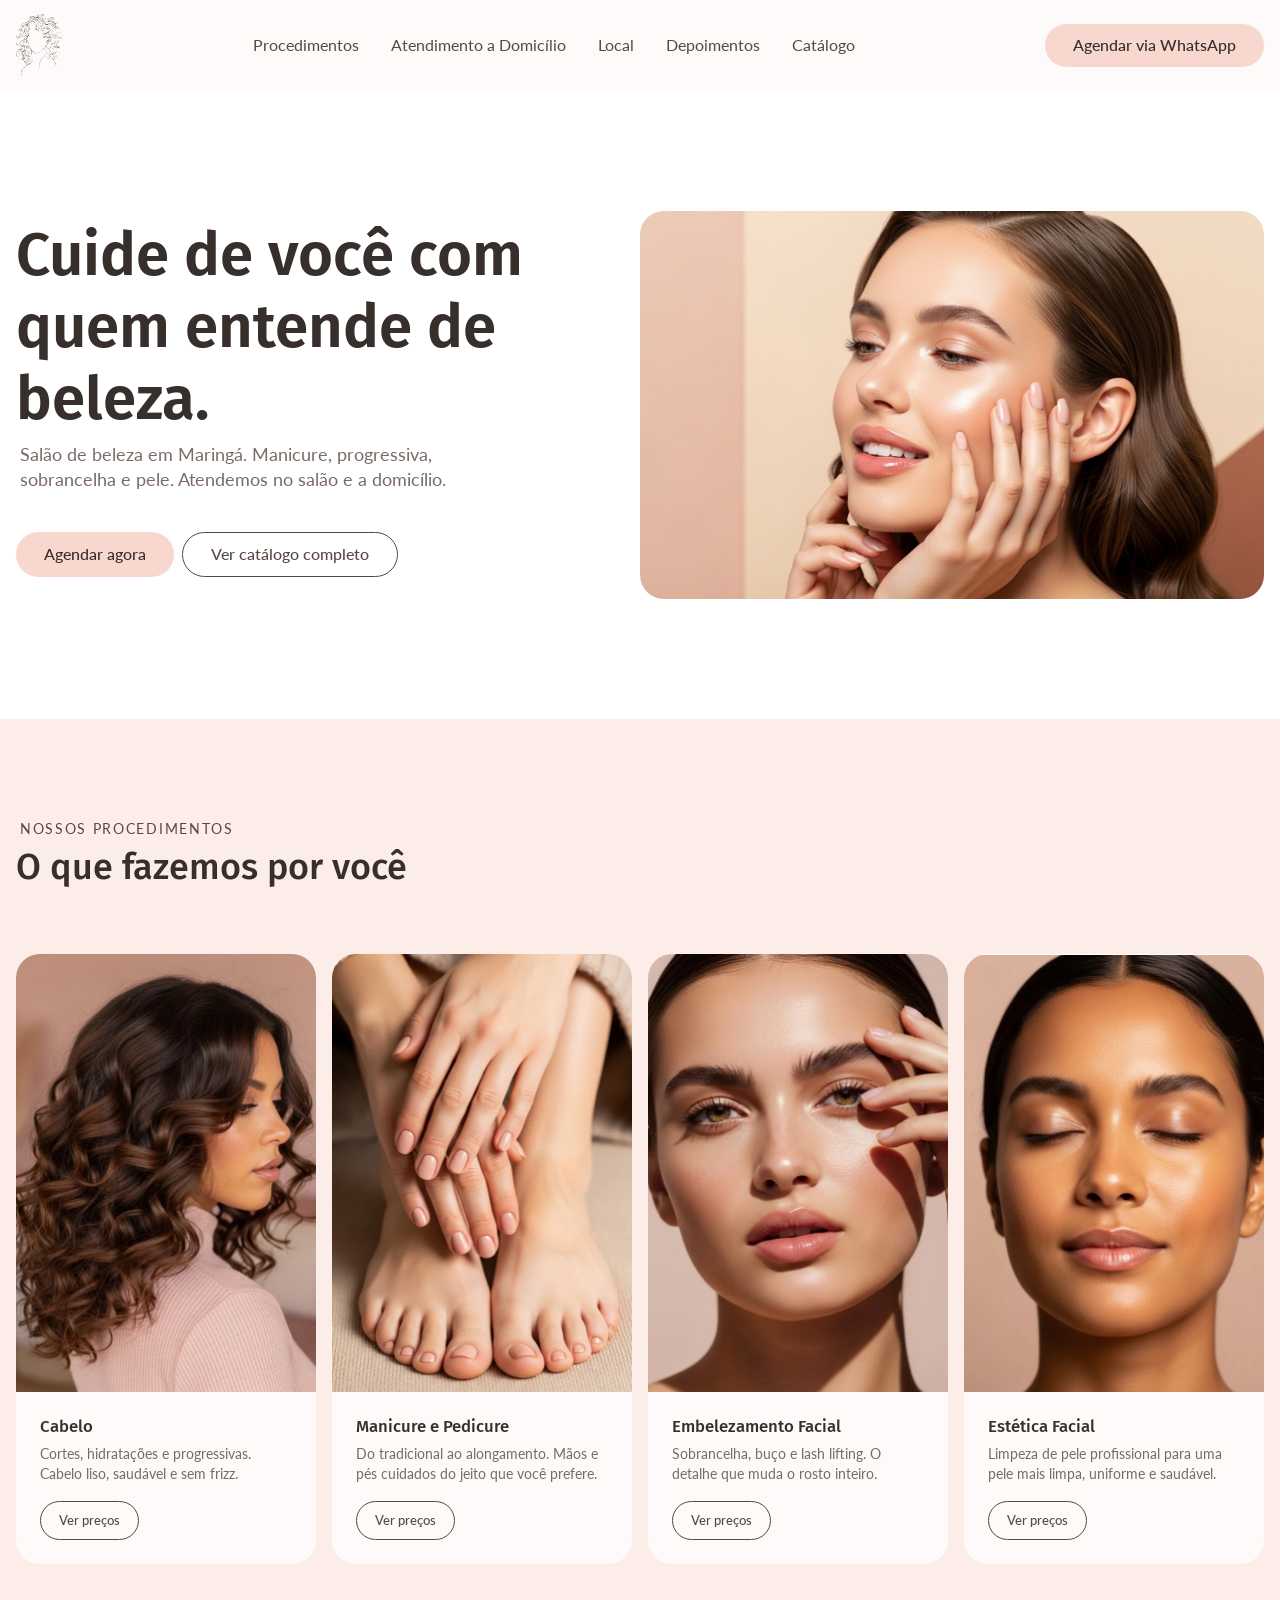
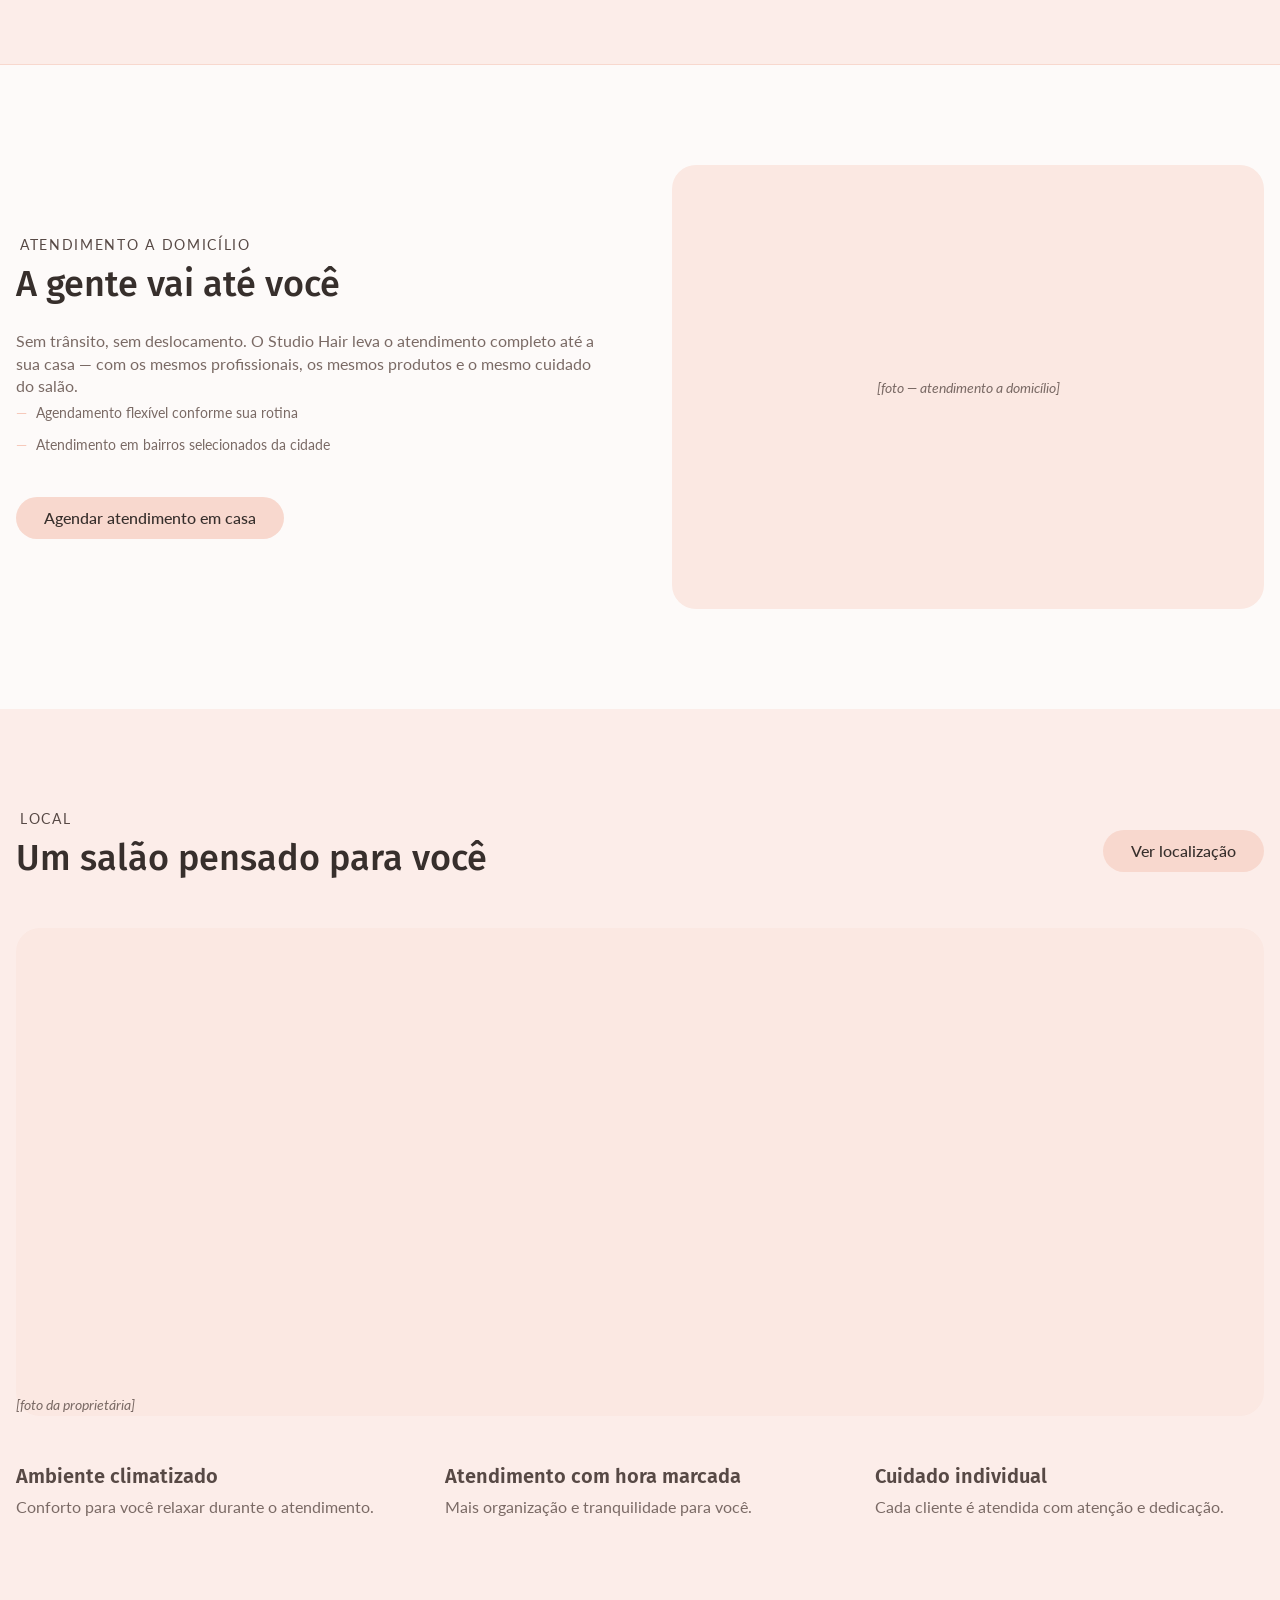
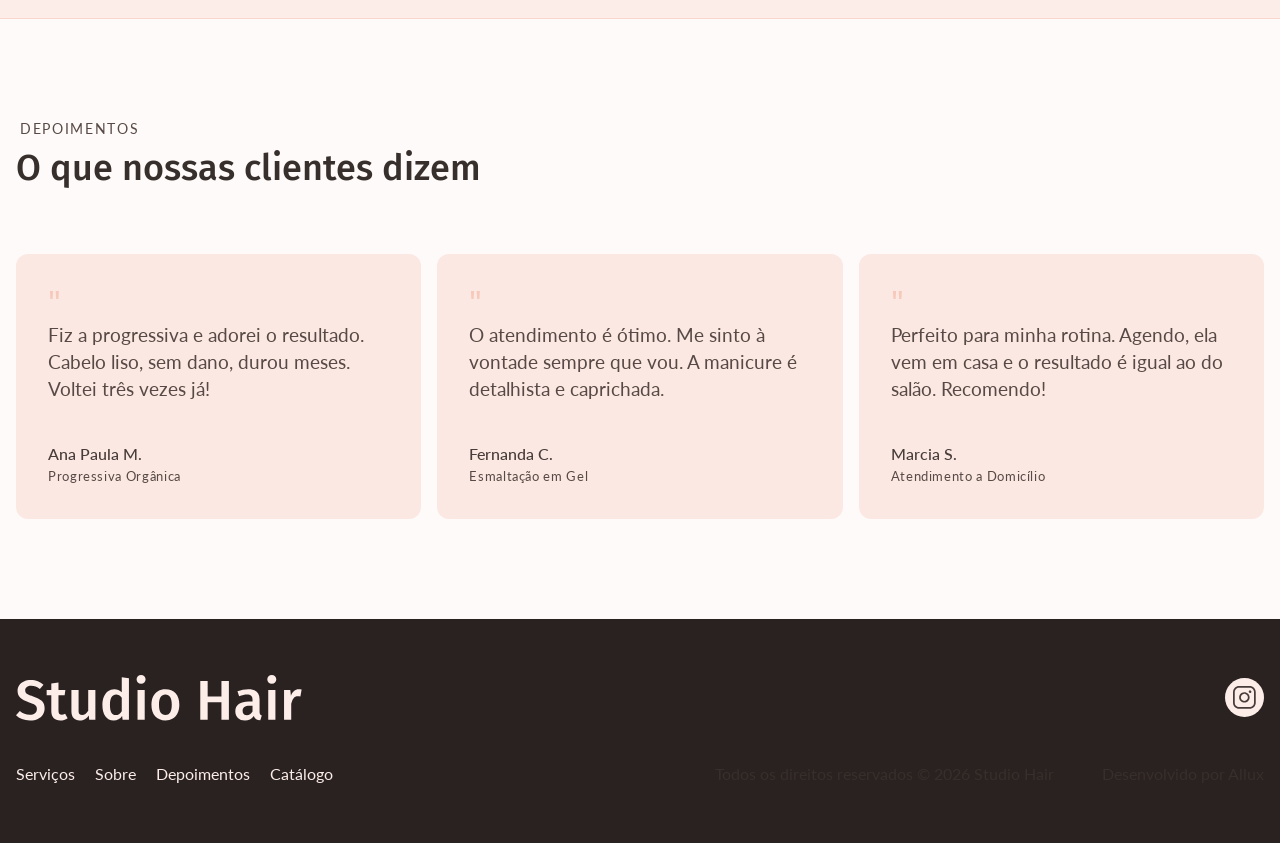
<file: index.html>
<!DOCTYPE html>
<html lang="pt-BR">

<head>
  <meta charset="UTF-8">
  <meta name="viewport" content="width=device-width, initial-scale=1.0">
  <title>Studio Hair — Salão de Beleza em Maringá</title>

  <!-- Meta description corrigida (removido "sobrancelha" duplicado) -->
  <meta name="description" content="Salão de beleza em Maringá. Manicure, progressiva, sobrancelha e pele. Atendimento no salão e a domicílio. Preços transparentes, profissionais de confiança.">

  <!-- Canonical -->
  <link rel="canonical" href="https://zambianchi-dev.github.io/Studio-Hair/index.html">

  <!-- Favicon -->
  <link rel="icon" href="./assets/svg/logo.svg" type="image/svg+xml">

  <!-- Open Graph -->
  <meta property="og:title" content="Studio Hair — Salão de Beleza em Maringá">
  <meta property="og:description" content="Manicure, progressiva, sobrancelha e pele. Atendimento no salão e a domicílio em Maringá.">
  <meta property="og:image" content="https://zambianchi-dev.github.io/Studio-Hair/assets/img/hero-woman.jpg">
  <meta property="og:url" content="https://zambianchi-dev.github.io/Studio-Hair/">
  <meta property="og:type" content="website">
  <meta property="og:locale" content="pt_BR">

  <!-- JSON-LD LocalBusiness -->
  <script type="application/ld+json">
  {
    "@context": "https://schema.org",
    "@type": "BeautySalon",
    "name": "Studio Hair",
    "description": "Salão de beleza em Maringá. Manicure, progressiva, sobrancelha e pele. Atendimento no salão e a domicílio.",
    "url": "https://zambianchi-dev.github.io/Studio-Hair/",
    "telephone": "+55[NUMERO_WHATSAPP]",
    "address": {
      "@type": "PostalAddress",
      "addressLocality": "Maringá",
      "addressRegion": "PR",
      "addressCountry": "BR"
    },
    "sameAs": [
      "https://www.instagram.com/valdineiagoncalves777/"
    ],
    "priceRange": "R$35 – R$300"
  }
  </script>

  <link rel="stylesheet" href="css/style.css">
</head>

<body>

  <!-- ===================== HEADER ===================== -->
  <header>
    <div class="container nav-inner">
      <a href="index.html" class="nav-logo"><img src="./assets/svg/logo.svg" alt="Studio Hair — Salão de Beleza"></a>
      <nav aria-label="Menu principal">
        <ul class="nav-links">
          <li><a href="#procedimentos">Procedimentos</a></li>
          <li><a href="#domicilio">Atendimento a Domicílio</a></li>
          <li><a href="#local">Local</a></li>
          <li><a href="#depoimentos">Depoimentos</a></li>
          <li><a href="catalogo.html">Catálogo</a></li>
        </ul>
      </nav>
      <a href="https://wa.me/[NUMERO_WHATSAPP]" class="btn btn-primary nav-cta" target="_blank" rel="noopener">
        Agendar via WhatsApp
      </a>
      <div class="hamburger" id="hamburger" aria-label="Abrir menu" role="button" aria-expanded="false">
        <span class="line-1"></span>
        <span class="line-2"></span>
      </div>
    </div>
  </header>

  <div class="mobile-overlay" id="mobileMenu" aria-hidden="true">
    <div class="mobile-overlay__content">
      <h4>Menu</h4>
      <nav class="mobile-overlay__nav" aria-label="Menu mobile">
        <ul class="mobile-overlay__list">
          <li class="mobile-overlay__itens">
            <a class="mobile-overlay__link" href="#procedimentos">Procedimentos</a>
          </li>
          <li class="mobile-overlay__itens"><a href="#domicilio">Atendimento a Domicílio</a></li>
          <li class="mobile-overlay__itens"><a href="#local">Local</a></li>
          <li class="mobile-overlay__itens"><a href="#depoimentos">Depoimentos</a></li>
          <li class="mobile-overlay__itens"><a href="catalogo.html">Catálogo</a></li>
        </ul>
      </nav>
      <a href="https://www.instagram.com/valdineiagoncalves777/" class="social-icon" target="_blank" rel="noopener" aria-label="Instagram do Studio Hair">
        <img src="./assets/svg/InstagramLogo.svg" alt="Instagram">
      </a>
    </div>
  </div>

  <main>

    <!-- ===================== HERO ===================== -->
    <section id="inicio" class="hero">
      <div class="container hero-container">
        <div class="hero-inner">
          <p class="section-label"></p>
          <h1>Cuide de você com quem entende de beleza.</h1>
          <p class="hero-sub">
            Salão de beleza em Maringá. Manicure, progressiva, sobrancelha e pele. Atendemos no salão e a domicílio.
          </p>
          <div class="hero-actions">
            <a href="https://wa.me/[NUMERO_WHATSAPP]" class="btn btn-primary" target="_blank" rel="noopener">
              Agendar agora
            </a>
            <a href="catalogo.html" class="btn btn-outline">
              Ver catálogo completo
            </a>
          </div>
        </div>
        <div class="img-hero">
          <img src="./assets/img/hero-woman.jpg" alt="Mulher com cabelo liso e bem cuidado — Studio Hair Maringá">
        </div>
      </div>
    </section>

    <!-- ===================== SERVIÇOS ===================== -->
    <section id="procedimentos" class="section-services">
      <div class="container">
        <div class="section-header">
          <p class="section-label">Nossos Procedimentos</p>
          <h2>O que fazemos por você</h2>
        </div>
        <div class="services-grid">

          <div class="service-card">
            <div><img src="./assets/img/cabelo.webp" alt="Procedimento de cabelo — progressiva e hidratação no Studio Hair"></div>
            <div class="service-card__text">
              <h3>Cabelo</h3>
              <p>Cortes, hidratações e progressivas. Cabelo liso, saudável e sem frizz.</p>
              <a class="btn btn-outline" href="catalogo.html#Cabelo">Ver preços</a>
            </div>
          </div>

          <div class="service-card">
            <div><img src="./assets/img/manicure.webp" alt="Manicure e pedicure — esmaltação em gel e alongamento no Studio Hair"></div>
            <div class="service-card__text">
              <h3>Manicure e Pedicure</h3>
              <p>Do tradicional ao alongamento. Mãos e pés cuidados do jeito que você prefere.</p>
              <a class="btn btn-outline" href="catalogo.html#ManicurePedicure">Ver preços</a>
            </div>
          </div>

          <div class="service-card">
            <div><img src="./assets/img/embelezamento.webp" alt="Embelezamento facial — design de sobrancelha e lash lifting no Studio Hair"></div>
            <div class="service-card__text">
              <h3>Embelezamento Facial</h3>
              <p>Sobrancelha, buço e lash lifting. O detalhe que muda o rosto inteiro.</p>
              <a class="btn btn-outline" href="catalogo.html#EmbelezamentoFacial">Ver preços</a>
            </div>
          </div>

          <div class="service-card">
            <div><img src="./assets/img/estetica.webp" alt="Estética facial — limpeza de pele profissional no Studio Hair Maringá"></div>
            <div class="service-card__text">
              <h3>Estética Facial</h3>
              <p>Limpeza de pele profissional para uma pele mais limpa, uniforme e saudável.</p>
              <a class="btn btn-outline" href="catalogo.html#EsteticaFacialFuncional">Ver preços</a>
            </div>
          </div>

        </div>
      </div>
    </section>

    <!-- ===================== DOMICÍLIO ===================== -->
    <section id="domicilio" class="section-domicilio">
      <div class="container">
        <div class="domicilio-inner">
          <div class="domicilio-content">
            <p class="section-label">Atendimento a domicílio</p>
            <h2>A gente vai até você</h2>
            <p>
              Sem trânsito, sem deslocamento. O Studio Hair leva o atendimento completo até a sua casa —
              com os mesmos profissionais, os mesmos produtos e o mesmo cuidado do salão.
            </p>
            <ul class="domicilio-bullets">
              <li>Agendamento flexível conforme sua rotina</li>
              <li>Atendimento em bairros selecionados da cidade</li>
            </ul>
            <a href="https://wa.me/[NUMERO_WHATSAPP]" class="btn btn-primary" target="_blank" rel="noopener">
              Agendar atendimento em casa
            </a>
          </div>
          <div class="domicilio-visual" aria-label="Foto ilustrativa de atendimento a domicílio">
            [foto — atendimento a domicílio]
          </div>
        </div>
      </div>
    </section>

    <!-- ===================== LOCAL ===================== -->
    <section id="local" class="section-sobre">
      <div class="container">
        <div class="sobre-inner">
          <div>
            <div>
              <p class="section-label">Local</p>
              <h2>Um salão pensado para você</h2>
            </div>
            <a href="https://wa.me/[NUMERO_WHATSAPP]" class="btn btn-primary sobre" target="_blank" rel="noopener">
              Ver localização
            </a>
          </div>

          <div class="sobre-photo" aria-label="Foto da proprietária do Studio Hair">
            [foto da proprietária]
          </div>

          <div class="sobre-content">
            <div>
              <h3>Ambiente climatizado</h3>
              <p>Conforto para você relaxar durante o atendimento.</p>
            </div>
            <div>
              <h3>Atendimento com hora marcada</h3>
              <p>Mais organização e tranquilidade para você.</p>
            </div>
            <div>
              <h3>Cuidado individual</h3>
              <p>Cada cliente é atendida com atenção e dedicação.</p>
            </div>
          </div>
        </div>
      </div>
    </section>

    <!-- ===================== DEPOIMENTOS ===================== -->
    <section id="depoimentos" class="section-depoimentos">
      <div class="container">
        <div class="section-header">
          <p class="section-label">Depoimentos</p>
          <h2>O que nossas clientes dizem</h2>
        </div>
        <div class="depoimentos-grid">

          <div class="depoimento-card">
            <p class="depoimento-text">Fiz a progressiva e adorei o resultado. Cabelo liso, sem dano, durou meses. Voltei três vezes já!</p>
            <div class="depoimento-author">
              <strong>Ana Paula M.</strong>
              <span>Progressiva Orgânica</span>
            </div>
          </div>

          <div class="depoimento-card">
            <p class="depoimento-text">O atendimento é ótimo. Me sinto à vontade sempre que vou. A manicure é detalhista e caprichada.</p>
            <div class="depoimento-author">
              <strong>Fernanda C.</strong>
              <span>Esmaltação em Gel</span>
            </div>
          </div>

          <div class="depoimento-card">
            <p class="depoimento-text">Perfeito para minha rotina. Agendo, ela vem em casa e o resultado é igual ao do salão. Recomendo!</p>
            <div class="depoimento-author">
              <strong>Marcia S.</strong>
              <span>Atendimento a Domicílio</span>
            </div>
          </div>

        </div>
      </div>
    </section>

  </main>

  <!-- ===================== FOOTER ===================== -->
  <footer>
    <div class="container footer-container">
      <div class="footer-content">
        <a href="index.html"><img src="./assets/svg/logo-escrita.svg" alt="Studio Hair" class="logo-footer"></a>
        <a href="https://www.instagram.com/valdineiagoncalves777/" class="social-icon" target="_blank" rel="noopener" aria-label="Instagram do Studio Hair">
          <img src="./assets/svg/InstagramLogo.svg" alt="Instagram">
        </a>
      </div>
      <div class="footer-content">
        <nav aria-label="Links do rodapé">
          <ul class="nav-links-footer">
            <li><a href="#procedimentos">Serviços</a></li>
            <li><a href="#local">Sobre</a></li>
            <li><a href="#depoimentos">Depoimentos</a></li>
            <li><a href="catalogo.html">Catálogo</a></li>
          </ul>
        </nav>
        <a href="index.html"><img src="./assets/svg/logo-escrita.svg" alt="Studio Hair" class="logo-footer-mobile"></a>
        <div class="politica-footer">
          <span>Todos os direitos reservados © 2026 Studio Hair</span>
          <span>Desenvolvido por Allux</span>
        </div>
      </div>
    </div>
  </footer>

  <script src="./js/app.js" defer></script>

</body>

</html>
</file>
<file: css/style.css>
@import "./home.css";
@import "./catalogo.css";
</file>
